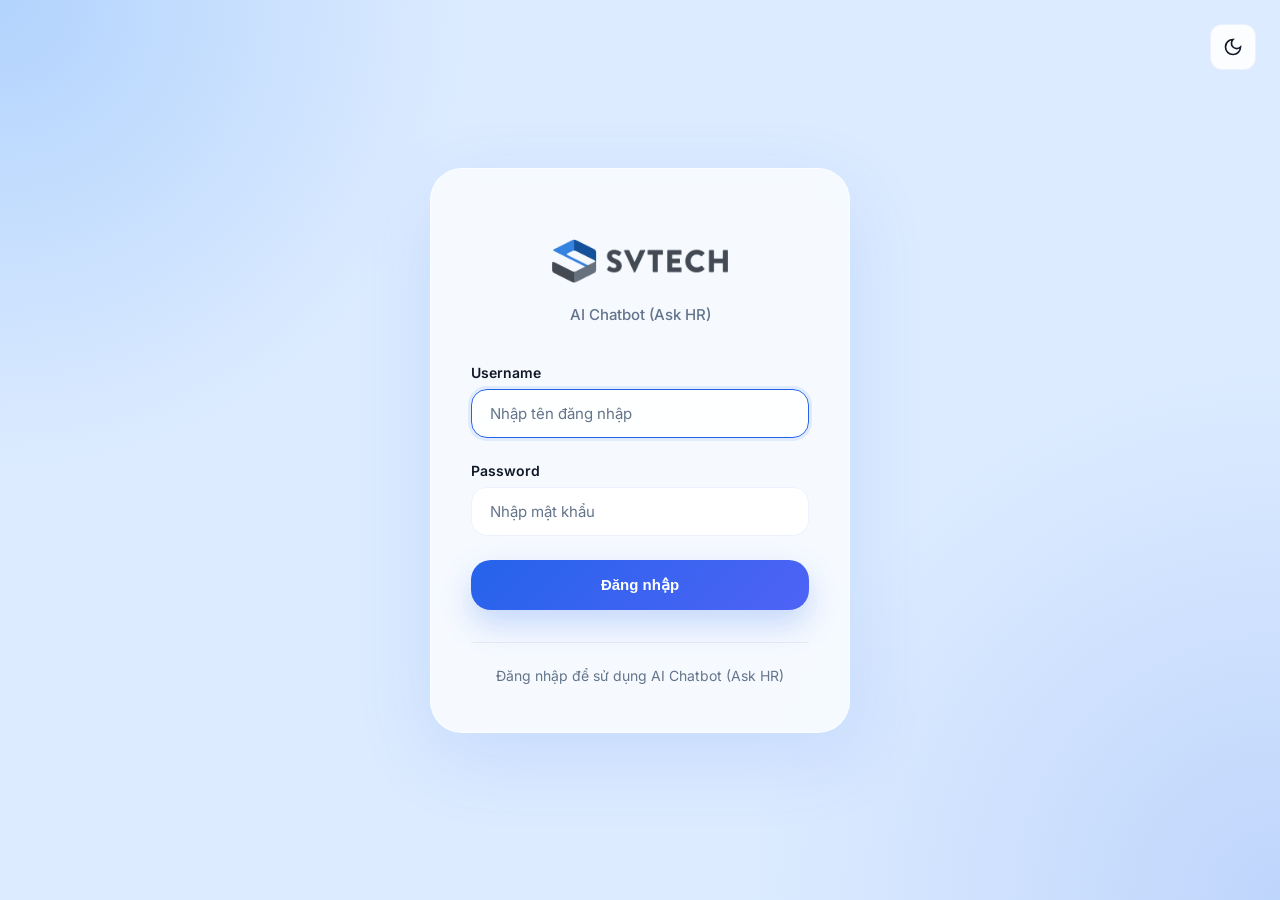
<file: source/frontend/login.html>
<!DOCTYPE html>
<html lang="vi">
<head>
    <meta charset="UTF-8">
    <meta name="viewport" content="width=device-width, initial-scale=1.0">
    <title>HR-Chatbot</title>
    <link rel="stylesheet" href="login.css">
</head>
<body>
    <div class="login-container">
        <div class="login-card">
            <div class="login-header">
                <img src="logo.png" alt="SVTECH Logo" style="width: 100%; max-width: 220px; height: auto; object-fit: contain; display: block; margin: 0 auto;">
                <p class="login-subtitle"> AI Chatbot (Ask HR)</p>
            </div>

            <form class="login-form" id="loginForm">
                <div class="form-group">
                    <label for="username">Username</label>
                    <input
                        type="text"
                        id="username"
                        class="form-input"
                        placeholder="Nhập tên đăng nhập"
                        required
                        autocomplete="username"
                    >
                </div>

                <div class="form-group">
                    <label for="password">Password</label>
                    <input
                        type="password"
                        id="password"
                        class="form-input"
                        placeholder="Nhập mật khẩu"
                        required
                        autocomplete="current-password"
                    >
                </div>

                <div class="error-message" id="errorMessage" style="display: none;"></div>
                <div class="success-message" id="successMessage" style="display: none;"></div>

                <button type="submit" class="btn-login" id="loginBtn">
                    <span class="btn-text">Đăng nhập</span>
                    <span class="btn-loader" style="display: none;"></span>
                </button>
            </form>

            <div class="login-footer">
                <p>Đăng nhập để sử dụng AI Chatbot (Ask HR)</p>
            </div>
        </div>
    </div>

    <script src="login.js"></script>
</body>
</html>
</file>
<file: source/frontend/login.css>
@import url('https://fonts.googleapis.com/css2?family=Inter:wght@400;500;600;700;800&display=swap');

* {
    margin: 0;
    padding: 0;
    box-sizing: border-box;
}

:root {
    --c-lightest: #F8FBFF;
    --c-light: #EAF2FF;
    --c-medium: #2563EB;
    --c-dark: #172554;

    --primary: var(--c-medium);
    --primary-hover: #1D4ED8;
    --accent: var(--c-dark);

    --bg-main: #DCEBFF;
    --bg-panel: rgba(248, 251, 255, 0.92);
    --bg-input: rgba(255, 255, 255, 0.9);
    --bg-soft: rgba(37, 99, 235, 0.08);

    --text-primary: #111827;
    --text-secondary: #64748B;

    --border-color: rgba(37, 99, 235, 0.08);
    --shadow: 0 24px 80px rgba(37, 99, 235, 0.12);
    --shadow-soft: 0 16px 40px rgba(37, 99, 235, 0.1);
}

[data-theme="dark"] {
    --primary: var(--c-medium);
    --primary-hover: #60A5FA;
    --accent: #DBEAFE;

    --bg-main: #0F172A;
    --bg-panel: rgba(15, 23, 42, 0.94);
    --bg-input: rgba(30, 41, 59, 0.92);
    --bg-soft: rgba(96, 165, 250, 0.12);

    --text-primary: #F9FAFB;
    --text-secondary: #CBD5E1;

    --border-color: rgba(148, 163, 184, 0.14);
    --shadow: 0 24px 80px rgba(0, 0, 0, 0.35);
    --shadow-soft: 0 16px 42px rgba(0, 0, 0, 0.24);
}

body {
    font-family: 'Inter', sans-serif;
    background:
        radial-gradient(circle at top left, rgba(96, 165, 250, 0.34), transparent 30%),
        radial-gradient(circle at bottom right, rgba(37, 99, 235, 0.16), transparent 34%),
        var(--bg-main);
    color: var(--text-primary);
    height: 100vh;
    overflow: hidden;
    display: flex;
    align-items: center;
    justify-content: center;
}

.login-container {
    width: 100%;
    display: flex;
    align-items: center;
    justify-content: center;
    padding: 20px;
}

.login-card {
    width: 100%;
    max-width: 420px;
    background: var(--bg-panel);
    border: 1px solid rgba(255, 255, 255, 0.56);
    border-radius: 32px;
    box-shadow: var(--shadow);
    padding: 48px 40px;
    backdrop-filter: blur(18px);
    animation: fadeIn 0.4s ease;
}

.login-header {
    text-align: center;
    margin-bottom: 40px;
}

.login-title {
    font-size: 36px;
    font-weight: 800;
    color: var(--primary);
    letter-spacing: -1px;
    margin-bottom: 8px;
}

.login-subtitle {
    font-size: 15px;
    color: var(--text-secondary);
    font-weight: 500;
}

.login-form {
    display: flex;
    flex-direction: column;
    gap: 24px;
}

.form-group {
    display: flex;
    flex-direction: column;
    gap: 8px;
}

.form-group label {
    font-size: 14px;
    font-weight: 600;
    color: var(--text-primary);
}

.form-input {
    padding: 14px 18px;
    background: var(--bg-input);
    border: 1px solid var(--border-color);
    border-radius: 16px;
    font-size: 15px;
    color: var(--text-primary);
    font-family: inherit;
    transition: all 0.2s ease;
}

.form-input:focus {
    outline: none;
    border-color: var(--primary);
    box-shadow: 0 0 0 3px rgba(37, 99, 235, 0.1);
}

.form-input::placeholder {
    color: var(--text-secondary);
}

.form-input.error {
    border-color: #EF4444;
    animation: shake 0.4s ease;
}

.error-message {
    padding: 12px 16px;
    background: rgba(239, 68, 68, 0.1);
    border: 1px solid rgba(239, 68, 68, 0.2);
    border-radius: 12px;
    color: #DC2626;
    font-size: 14px;
    font-weight: 500;
    display: flex;
    align-items: center;
    gap: 8px;
}

.error-message::before {
    content: '';
    display: inline-block;
    width: 6px;
    height: 6px;
    background: #DC2626;
    border-radius: 50%;
}

.success-message {
    padding: 12px 16px;
    background: rgba(34, 197, 94, 0.1);
    border: 1px solid rgba(34, 197, 94, 0.2);
    border-radius: 12px;
    color: #16A34A;
    font-size: 14px;
    font-weight: 500;
    display: flex;
    align-items: center;
    gap: 8px;
}

.success-message::before {
    content: '';
    display: inline-block;
    width: 6px;
    height: 6px;
    background: #16A34A;
    border-radius: 50%;
}

.btn-login {
    width: 100%;
    padding: 16px;
    background: linear-gradient(135deg, var(--primary), #4F63F6);
    color: white;
    border: none;
    border-radius: 20px;
    font-size: 15px;
    font-weight: 700;
    cursor: pointer;
    display: flex;
    align-items: center;
    justify-content: center;
    gap: 10px;
    transition: all 0.25s ease;
    box-shadow: 0 14px 32px rgba(37, 99, 235, 0.24);
}

[data-theme="dark"] .btn-login {
    background: linear-gradient(135deg, #2563EB, #60A5FA);
}

.btn-login:hover:not(:disabled) {
    transform: translateY(-2px);
    filter: brightness(1.05);
}

.btn-login:disabled {
    opacity: 0.7;
    cursor: not-allowed;
    transform: none;
}

.btn-loader {
    width: 20px;
    height: 20px;
    border: 2px solid rgba(255, 255, 255, 0.3);
    border-top-color: white;
    border-radius: 50%;
    animation: spin 0.8s linear infinite;
}

.login-footer {
    text-align: center;
    margin-top: 32px;
    padding-top: 24px;
    border-top: 1px solid rgba(148, 163, 184, 0.16);
}

.login-footer p {
    font-size: 14px;
    color: var(--text-secondary);
}

@keyframes fadeIn {
    from {
        opacity: 0;
        transform: translateY(20px);
    }
    to {
        opacity: 1;
        transform: translateY(0);
    }
}

@keyframes shake {
    0%, 100% {
        transform: translateX(0);
    }
    25% {
        transform: translateX(-8px);
    }
    75% {
        transform: translateX(8px);
    }
}

@keyframes spin {
    to {
        transform: rotate(360deg);
    }
}

/* Theme Toggle */
.theme-toggle {
    position: absolute;
    top: 24px;
    right: 24px;
    padding: 12px;
    background: var(--bg-input);
    border: 1px solid var(--border-color);
    border-radius: 12px;
    cursor: pointer;
    display: flex;
    align-items: center;
    justify-content: center;
    transition: all 0.2s ease;
}

.theme-toggle:hover {
    background: var(--bg-soft);
}

.theme-toggle svg {
    width: 20px;
    height: 20px;
    color: var(--text-primary);
}

/* Responsive */
@media (max-width: 480px) {
    .login-card {
        padding: 40px 28px;
        border-radius: 24px;
    }

    .login-title {
        font-size: 28px;
    }

    .form-input {
        padding: 12px 16px;
    }
}
</file>
